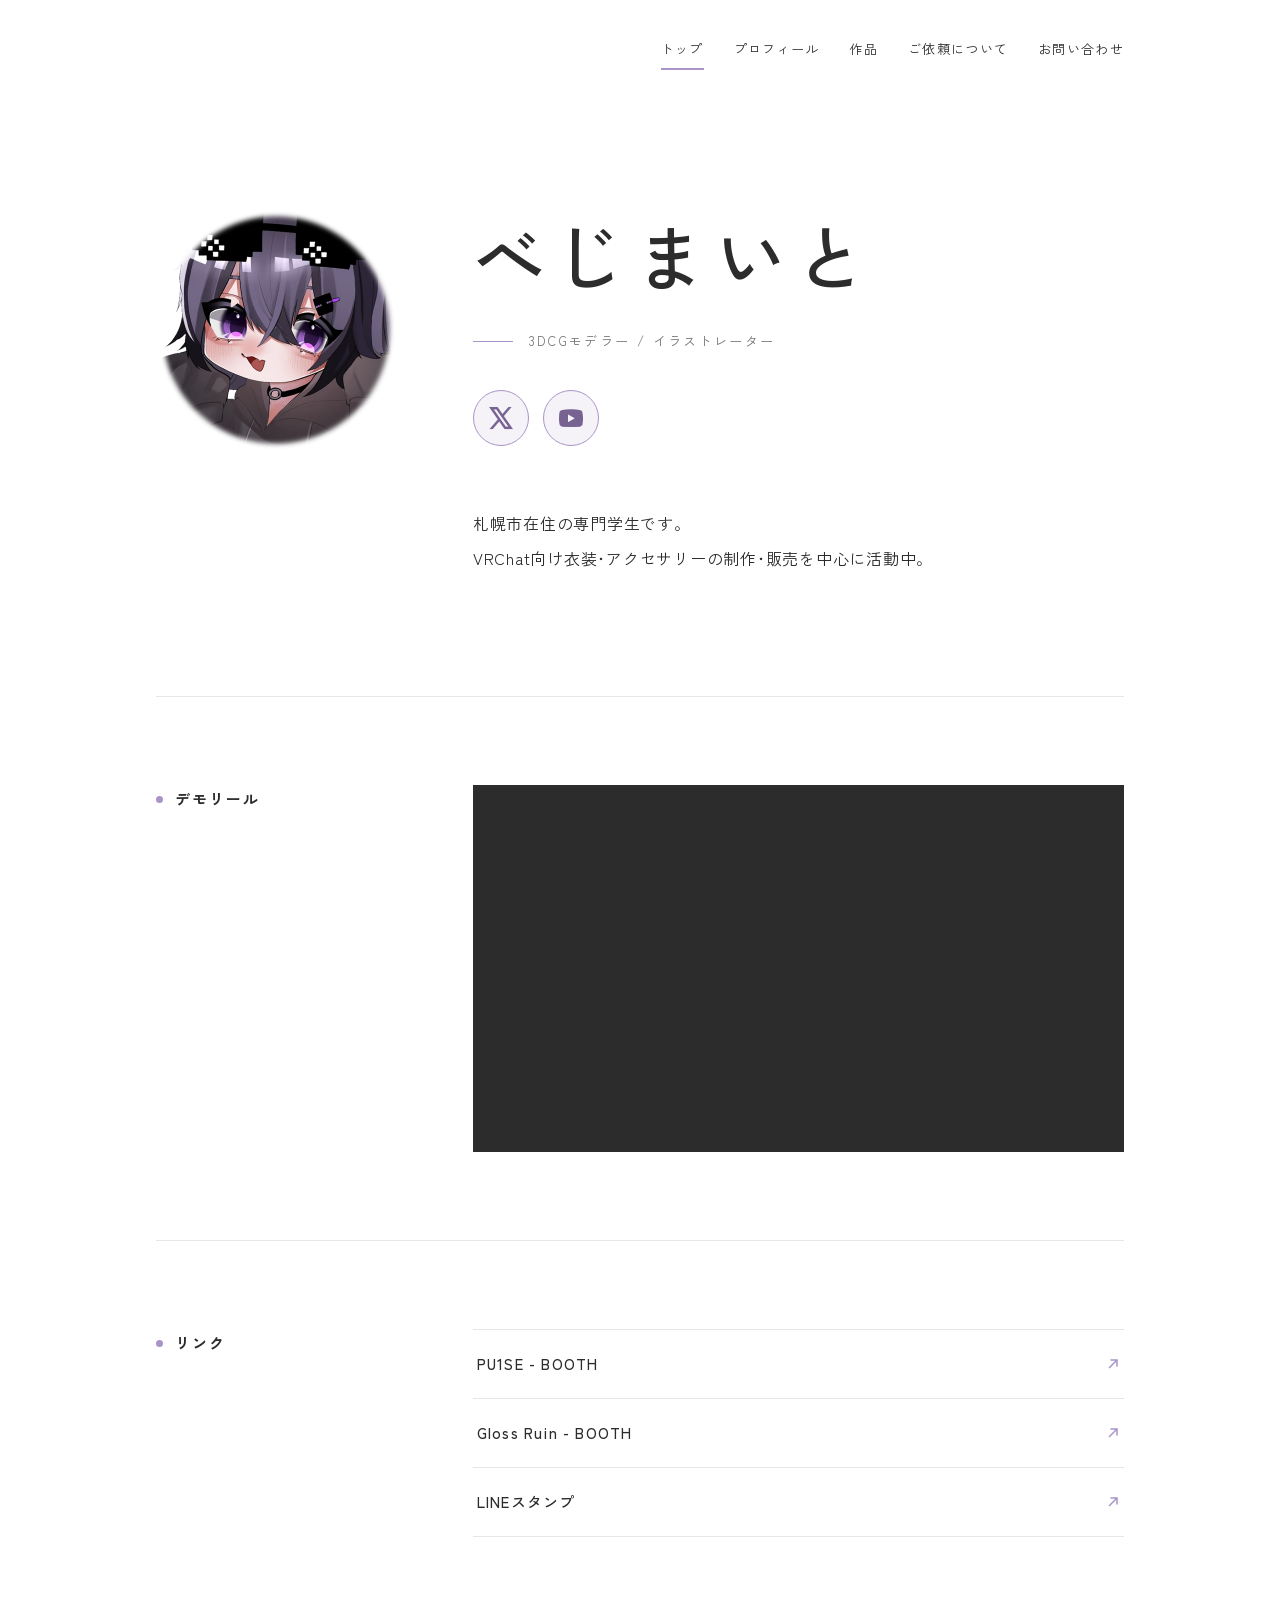
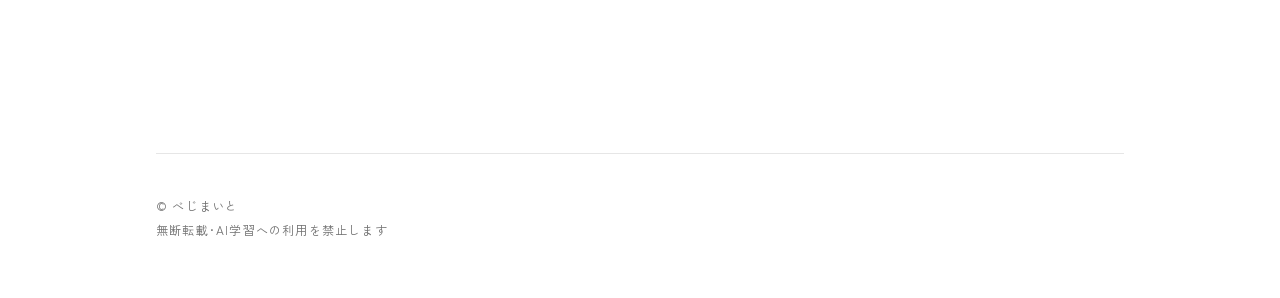
<file: index.html>
<!DOCTYPE html>
<html lang="ja">
<head>
<meta charset="utf-8">
<meta name="viewport" content="width=device-width, initial-scale=1">
<title>べじまいと | 3DCGモデラー</title>
<meta name="description" content="3DCGモデラー / イラストレーター。札幌市在住の専門学生です。VRChat向け衣装･アクセサリーの制作･販売を中心に活動中。">
<!-- OGP（SNSに貼ったときの表示）。画像は仮。素材が揃ったら assets/ogp.png を差し替える -->
<meta property="og:site_name" content="べじまいと">
<meta property="og:type" content="website">
<meta property="og:locale" content="ja_JP">
<meta property="og:title" content="べじまいと | 3DCGモデラー">
<meta property="og:description" content="3DCGモデラー / イラストレーター。札幌市在住の専門学生です。VRChat向け衣装･アクセサリーの制作･販売を中心に活動中。">
<meta property="og:url" content="https://vegemite0429.github.io/">
<meta property="og:image" content="https://vegemite0429.github.io/assets/ogp.png">
<meta property="og:image:width" content="1200">
<meta property="og:image:height" content="630">
<meta name="twitter:card" content="summary_large_image">
<link rel="icon" type="image/png" href="assets/favicon.png">
<link rel="apple-touch-icon" href="assets/apple-touch-icon.png">
<link rel="preconnect" href="https://fonts.googleapis.com">
<link rel="preconnect" href="https://fonts.gstatic.com" crossorigin>
<link rel="stylesheet" href="https://fonts.googleapis.com/css2?family=Zen+Kaku+Gothic+New:wght@400;500;700&display=swap">
<link rel="stylesheet" href="style.css">
</head>
<body>
<header class="site-header">
  <nav>
    <ul>
      <li><a href="index.html" aria-current="page">トップ</a></li>
      <li><a href="about.html">プロフィール</a></li>
      <li><a href="works.html">作品</a></li>
      <li><a href="commission.html">ご依頼について</a></li>
      <li><a href="contact.html">お問い合わせ</a></li>
    </ul>
  </nav>
</header>
<main>
  <section class="hero">
    <img class="hero-avatar" src="assets/profile.webp" alt="" width="480" height="480">
    <h1>べじまいと</h1>
    <p class="hero-role">3DCGモデラー / イラストレーター</p>
    <!-- SNSはアイコンで表示。増やすときは li を足す -->
    <ul class="sns">
      <li><a href="https://x.com/VEGEmite0429" target="_blank" rel="noopener"><img src="assets/icon/icon_x.png" alt="X" width="24" height="24"></a></li>
      <li><a href="https://www.youtube.com/@VEGEmite0429" target="_blank" rel="noopener"><img src="assets/icon/icon_youtube.png" alt="YouTube" width="24" height="24"></a></li>
    </ul>
    <p class="hero-lead">札幌市在住の専門学生です。<br>
    VRChat向け衣装･アクセサリーの制作･販売を中心に活動中。</p>
  </section>

  <section class="block">
    <h2>デモリール</h2>
    <div class="block-body">
      <!-- デモリールは差し替え前提。まとめ直したらこの .video ブロックごと差し替える（外すときは section ごと消す） -->
      <div class="video">
        <iframe src="https://www.youtube.com/embed/ncJFKHN7b2Y" title="Demoreel" loading="lazy" referrerpolicy="strict-origin-when-cross-origin" allow="accelerometer; autoplay; clipboard-write; encrypted-media; gyroscope; picture-in-picture; web-share" allowfullscreen></iframe>
      </div>
    </div>
  </section>

  <section class="block">
    <h2>リンク</h2>
    <div class="block-body">
      <!-- 販売リンク。BOOTHとLINEスタンプはアイコンなし（テキストのまま） -->
      <ul class="links">
        <li><a href="https://vegemite0429.booth.pm/" target="_blank" rel="noopener">PU1SE - BOOTH</a></li>
        <li><a href="https://glossruin.booth.pm" target="_blank" rel="noopener">Gloss Ruin - BOOTH</a></li>
        <li><a href="https://line.me/S/shop/sticker/author/1406924/top" target="_blank" rel="noopener">LINEスタンプ</a></li>
      </ul>
    </div>
  </section>
</main>
<footer>
  <p>© べじまいと<br>無断転載･AI学習への利用を禁止します</p>
</footer>
</body>
</html>
</file>
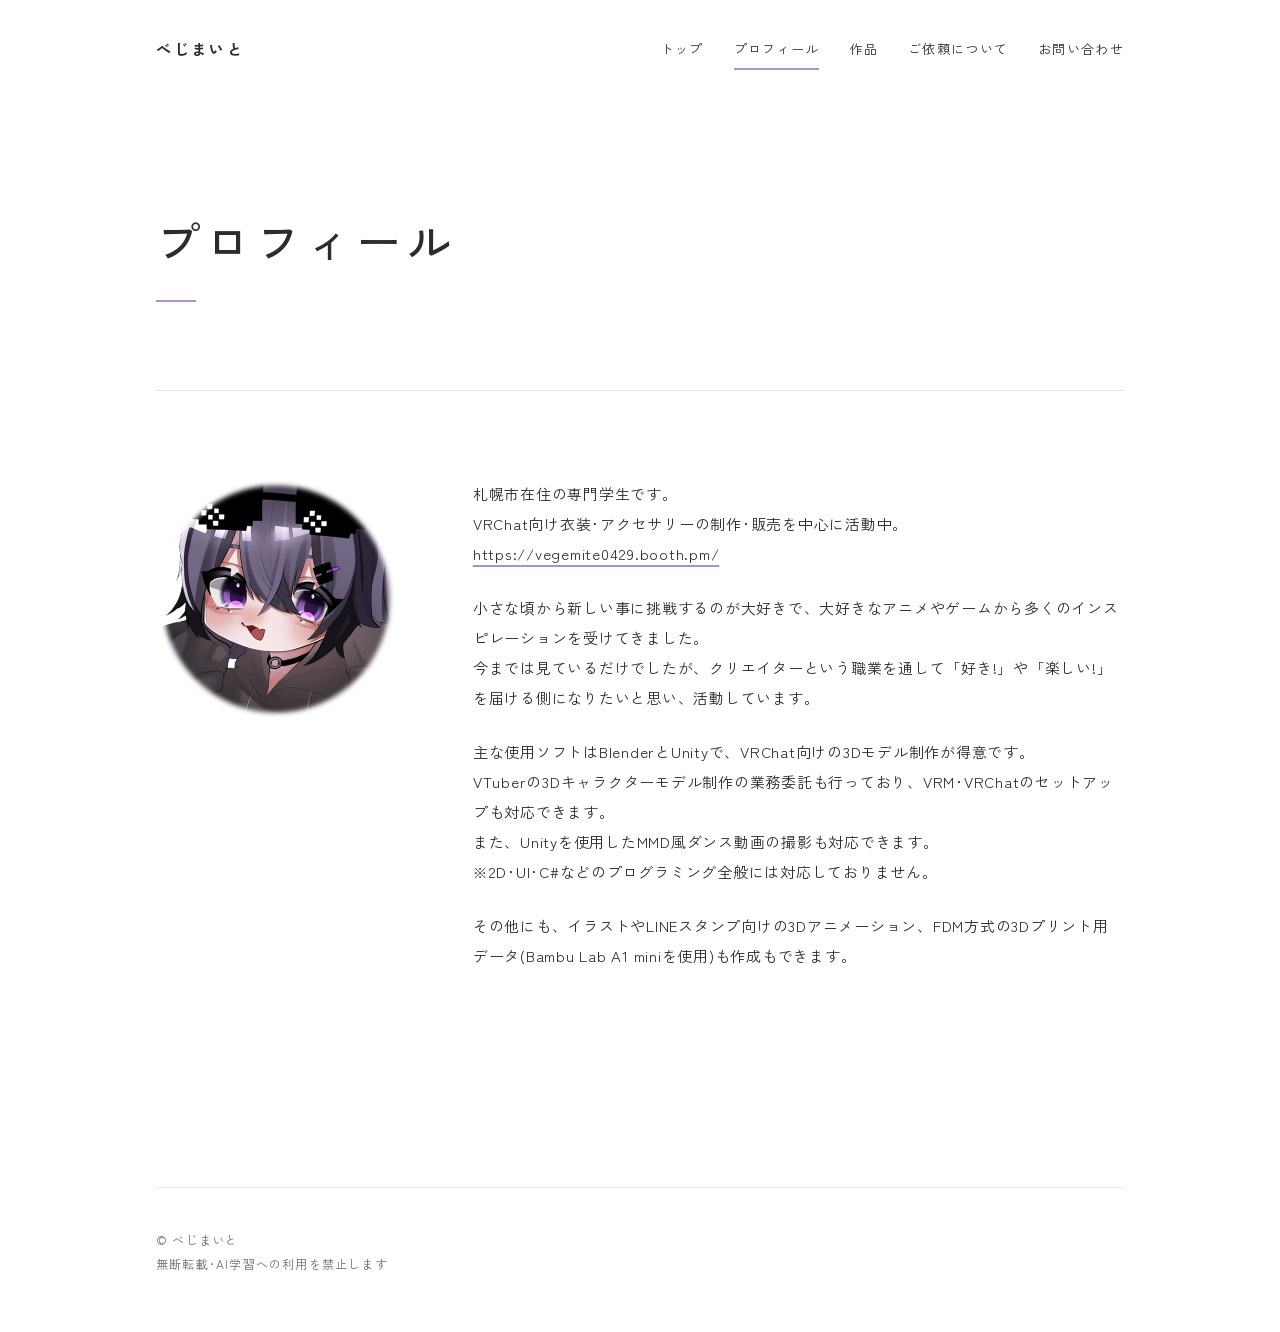
<file: about.html>
<!DOCTYPE html>
<html lang="ja">
<head>
<meta charset="utf-8">
<meta name="viewport" content="width=device-width, initial-scale=1">
<title>プロフィール | べじまいと</title>
<meta name="description" content="3DCGモデラー / イラストレーター。札幌市在住の専門学生です。VRChat向け衣装･アクセサリーの制作･販売を中心に活動中。">
<!-- OGP（SNSに貼ったときの表示）。画像は仮。素材が揃ったら assets/ogp.png を差し替える -->
<meta property="og:site_name" content="べじまいと">
<meta property="og:type" content="website">
<meta property="og:locale" content="ja_JP">
<meta property="og:title" content="プロフィール | べじまいと">
<meta property="og:description" content="3DCGモデラー / イラストレーター。札幌市在住の専門学生です。VRChat向け衣装･アクセサリーの制作･販売を中心に活動中。">
<meta property="og:url" content="https://vegemite0429.github.io/about.html">
<meta property="og:image" content="https://vegemite0429.github.io/assets/ogp.png">
<meta property="og:image:width" content="1200">
<meta property="og:image:height" content="630">
<meta name="twitter:card" content="summary_large_image">
<link rel="icon" type="image/png" href="assets/favicon.png">
<link rel="apple-touch-icon" href="assets/apple-touch-icon.png">
<link rel="preconnect" href="https://fonts.googleapis.com">
<link rel="preconnect" href="https://fonts.gstatic.com" crossorigin>
<link rel="stylesheet" href="https://fonts.googleapis.com/css2?family=Zen+Kaku+Gothic+New:wght@400;500;700&display=swap">
<link rel="stylesheet" href="style.css">
</head>
<body>
<header class="site-header">
  <a class="brand" href="index.html">べじまいと</a>
  <nav>
    <ul>
      <li><a href="index.html">トップ</a></li>
      <li><a href="about.html" aria-current="page">プロフィール</a></li>
      <li><a href="works.html">作品</a></li>
      <li><a href="commission.html">ご依頼について</a></li>
      <li><a href="contact.html">お問い合わせ</a></li>
    </ul>
  </nav>
</header>
<main>
  <div class="page-head">
    <h1>プロフィール</h1>
  </div>

  <section class="block">
    <div class="block-side">
      <img class="avatar" src="assets/profile.webp" alt="" width="480" height="480">
    </div>
    <div class="block-body">
      <p>札幌市在住の専門学生です。<br>
      VRChat向け衣装･アクセサリーの制作･販売を中心に活動中。<br>
      <a href="https://vegemite0429.booth.pm/" target="_blank" rel="noopener">https://vegemite0429.booth.pm/</a></p>

      <p>小さな頃から新しい事に挑戦するのが大好きで、大好きなアニメやゲームから多くのインスピレーションを受けてきました。<br>
      今までは見ているだけでしたが、クリエイターという職業を通して「好き!」や「楽しい!」を届ける側になりたいと思い、活動しています。</p>

      <p>主な使用ソフトはBlenderとUnityで、VRChat向けの3Dモデル制作が得意です。<br>
      VTuberの3Dキャラクターモデル制作の業務委託も行っており、VRM･VRChatのセットアップも対応できます。<br>
      また、Unityを使用したMMD風ダンス動画の撮影も対応できます。<br>
      ※2D･UI･C#などのプログラミング全般には対応しておりません。</p>

      <p>その他にも、イラストやLINEスタンプ向けの3Dアニメーション、FDM方式の3Dプリント用データ(Bambu Lab A1 miniを使用)も作成もできます。</p>
    </div>
  </section>
</main>
<footer>
  <p>© べじまいと<br>無断転載･AI学習への利用を禁止します</p>
</footer>
</body>
</html>
</file>
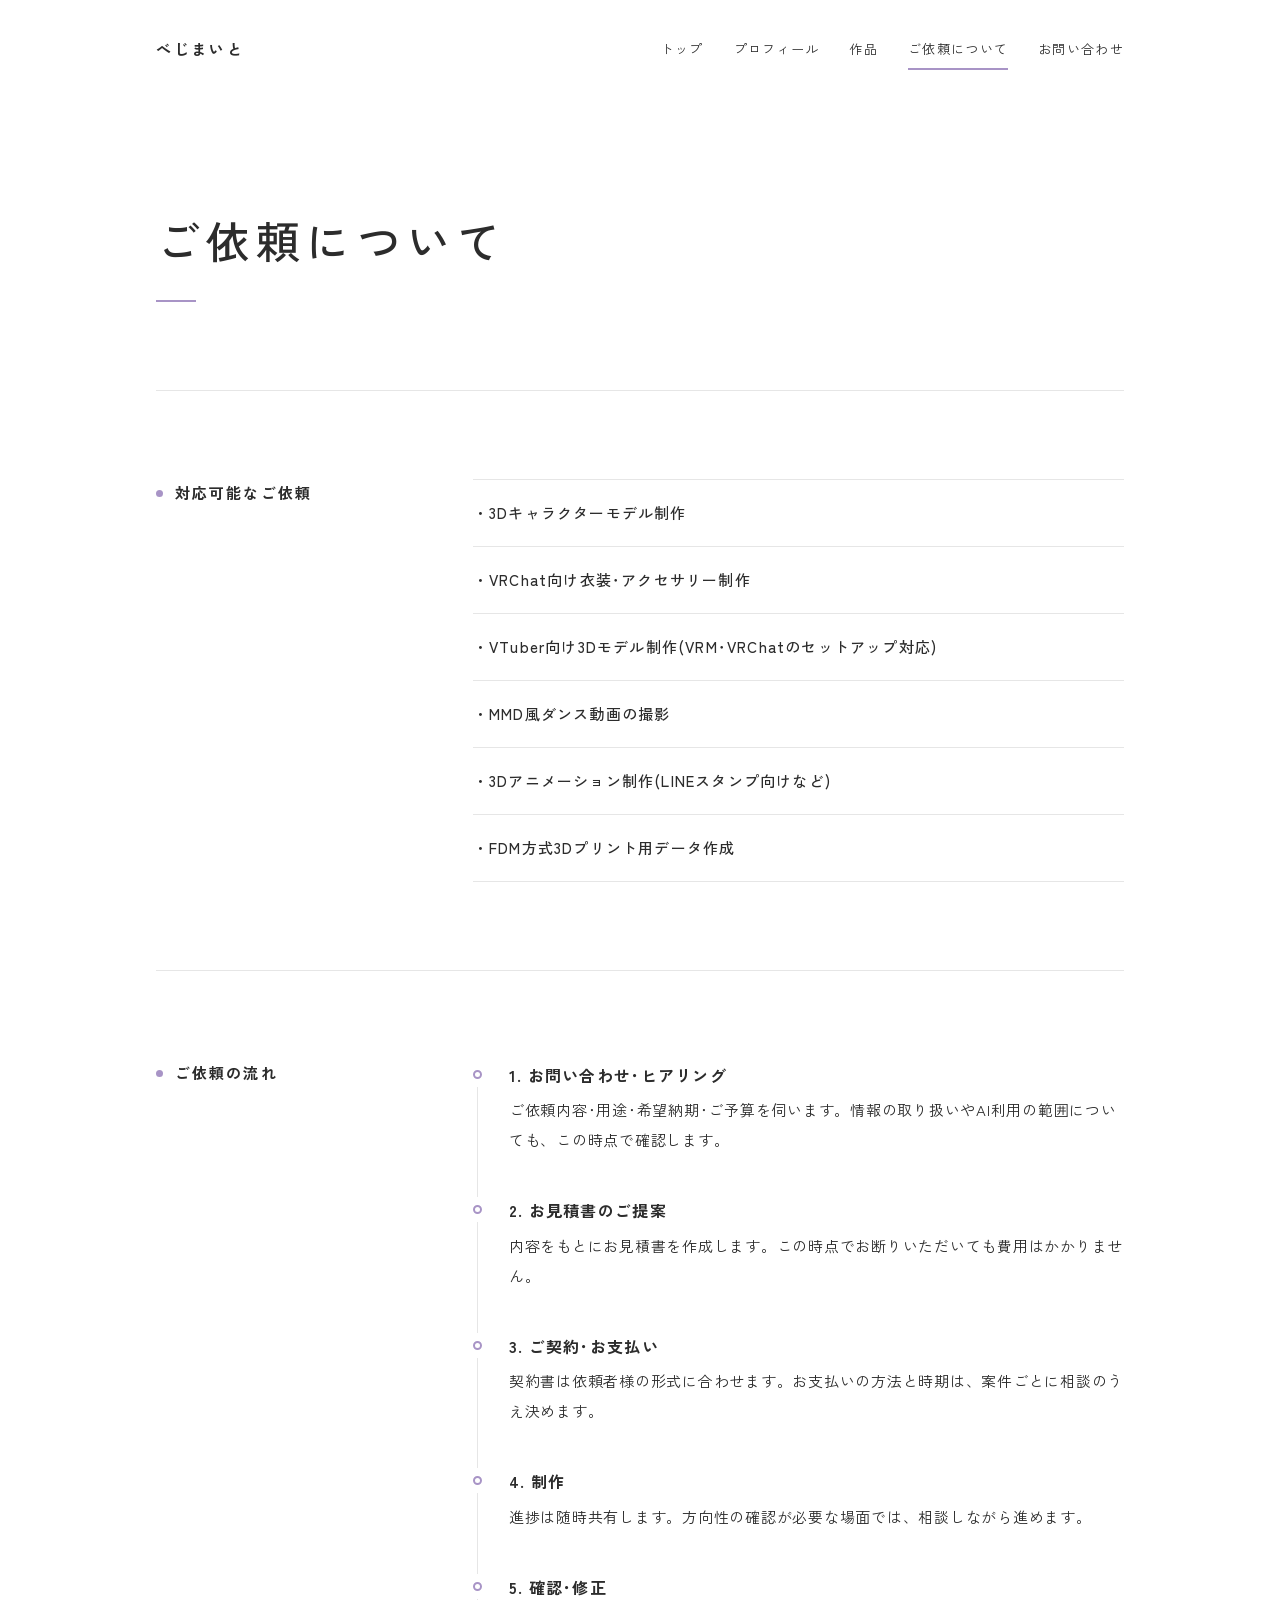
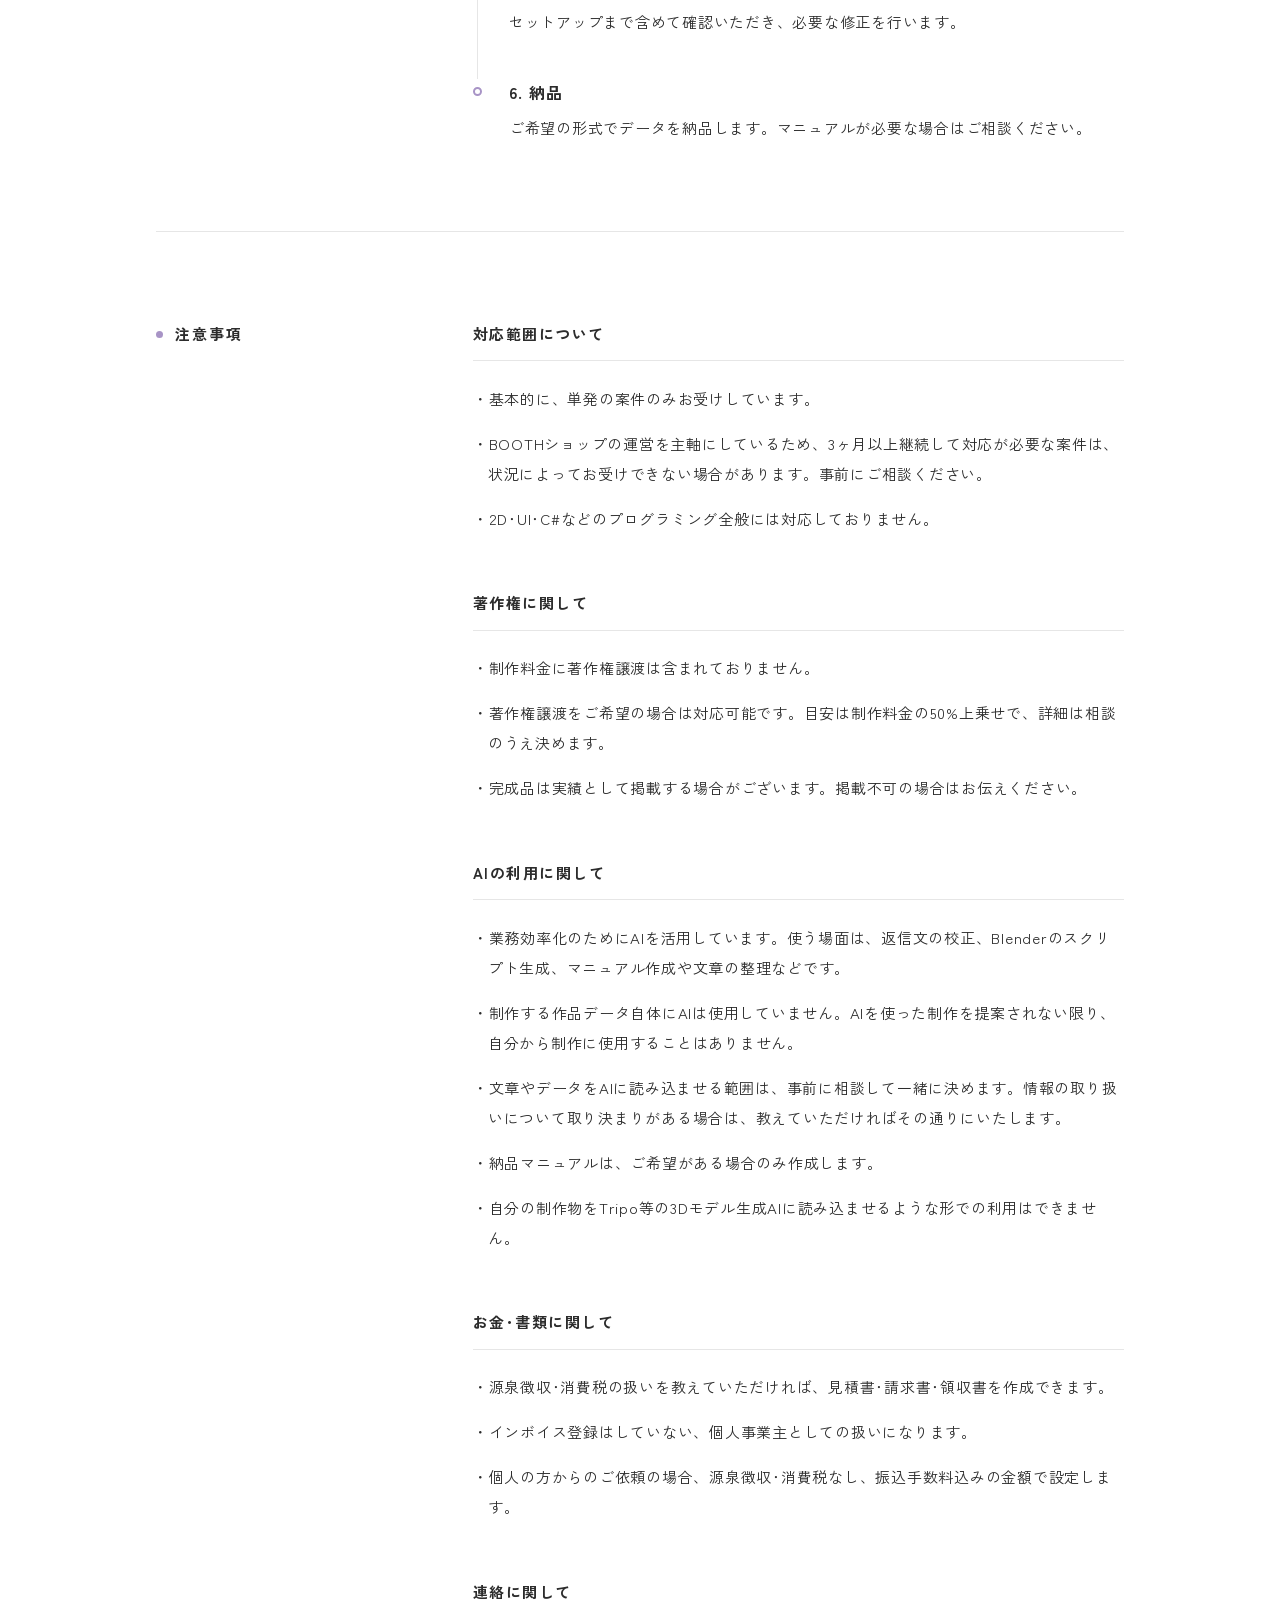
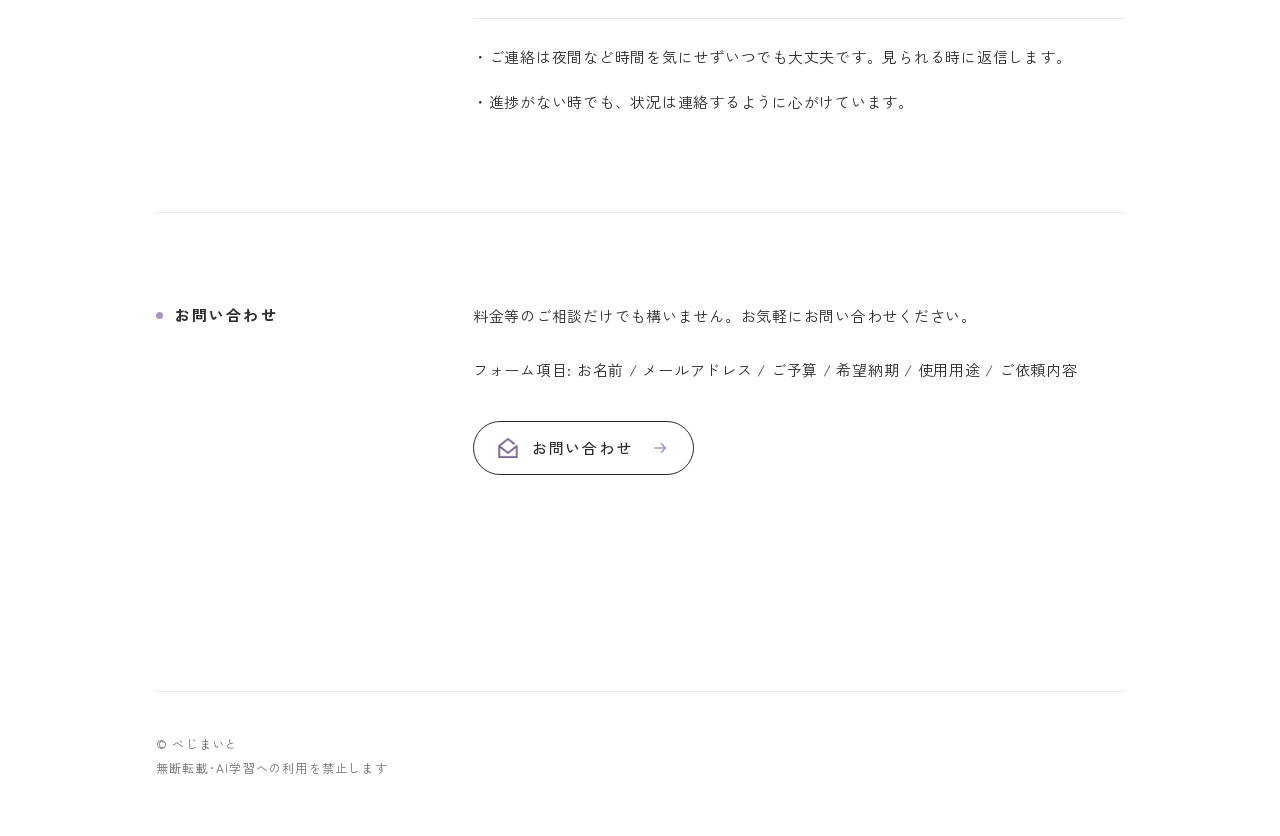
<file: commission.html>
<!DOCTYPE html>
<html lang="ja">
<head>
<meta charset="utf-8">
<meta name="viewport" content="width=device-width, initial-scale=1">
<title>ご依頼について | べじまいと</title>
<meta name="description" content="3DCGモデラー / イラストレーター。札幌市在住の専門学生です。VRChat向け衣装･アクセサリーの制作･販売を中心に活動中。">
<!-- OGP（SNSに貼ったときの表示）。画像は仮。素材が揃ったら assets/ogp.png を差し替える -->
<meta property="og:site_name" content="べじまいと">
<meta property="og:type" content="website">
<meta property="og:locale" content="ja_JP">
<meta property="og:title" content="ご依頼について | べじまいと">
<meta property="og:description" content="3DCGモデラー / イラストレーター。札幌市在住の専門学生です。VRChat向け衣装･アクセサリーの制作･販売を中心に活動中。">
<meta property="og:url" content="https://vegemite0429.github.io/commission.html">
<meta property="og:image" content="https://vegemite0429.github.io/assets/ogp.png">
<meta property="og:image:width" content="1200">
<meta property="og:image:height" content="630">
<meta name="twitter:card" content="summary_large_image">
<link rel="icon" type="image/png" href="assets/favicon.png">
<link rel="apple-touch-icon" href="assets/apple-touch-icon.png">
<link rel="preconnect" href="https://fonts.googleapis.com">
<link rel="preconnect" href="https://fonts.gstatic.com" crossorigin>
<link rel="stylesheet" href="https://fonts.googleapis.com/css2?family=Zen+Kaku+Gothic+New:wght@400;500;700&display=swap">
<link rel="stylesheet" href="style.css">
</head>
<body>
<header class="site-header">
  <a class="brand" href="index.html">べじまいと</a>
  <nav>
    <ul>
      <li><a href="index.html">トップ</a></li>
      <li><a href="about.html">プロフィール</a></li>
      <li><a href="works.html">作品</a></li>
      <li><a href="commission.html" aria-current="page">ご依頼について</a></li>
      <li><a href="contact.html">お問い合わせ</a></li>
    </ul>
  </nav>
</header>
<main>
  <div class="page-head">
    <h1>ご依頼について</h1>
  </div>

  <section class="block">
    <h2>対応可能なご依頼</h2>
    <div class="block-body items items--rows">
      <p>・3Dキャラクターモデル制作</p>
      <p>・VRChat向け衣装･アクセサリー制作</p>
      <p>・VTuber向け3Dモデル制作(VRM･VRChatのセットアップ対応)</p>
      <p>・MMD風ダンス動画の撮影</p>
      <p>・3Dアニメーション制作(LINEスタンプ向けなど)</p>
      <p>・FDM方式3Dプリント用データ作成</p>
    </div>
  </section>

  <section class="block">
    <h2>ご依頼の流れ</h2>
    <div class="block-body">
      <ol class="flow">
        <li>
          <p><strong>1. お問い合わせ･ヒアリング</strong></p>
          <p>ご依頼内容･用途･希望納期･ご予算を伺います。情報の取り扱いやAI利用の範囲についても、この時点で確認します。</p>
        </li>
        <li>
          <p><strong>2. お見積書のご提案</strong></p>
          <p>内容をもとにお見積書を作成します。この時点でお断りいただいても費用はかかりません。</p>
        </li>
        <li>
          <p><strong>3. ご契約･お支払い</strong></p>
          <p>契約書は依頼者様の形式に合わせます。お支払いの方法と時期は、案件ごとに相談のうえ決めます。</p>
        </li>
        <li>
          <p><strong>4. 制作</strong></p>
          <p>進捗は随時共有します。方向性の確認が必要な場面では、相談しながら進めます。</p>
        </li>
        <li>
          <p><strong>5. 確認･修正</strong></p>
          <p>セットアップまで含めて確認いただき、必要な修正を行います。</p>
        </li>
        <li>
          <p><strong>6. 納品</strong></p>
          <p>ご希望の形式でデータを納品します。マニュアルが必要な場合はご相談ください。</p>
        </li>
      </ol>
    </div>
  </section>

  <section class="block">
    <h2>注意事項</h2>
    <div class="block-body items">
      <h3>対応範囲について</h3>
      <p>・基本的に、単発の案件のみお受けしています。</p>
      <p>・BOOTHショップの運営を主軸にしているため、3ヶ月以上継続して対応が必要な案件は、状況によってお受けできない場合があります。事前にご相談ください。</p>
      <p>・2D･UI･C#などのプログラミング全般には対応しておりません。</p>
      <h3>著作権に関して</h3>
      <p>・制作料金に著作権譲渡は含まれておりません。</p>
      <p>・著作権譲渡をご希望の場合は対応可能です。目安は制作料金の50%上乗せで、詳細は相談のうえ決めます。</p>
      <p>・完成品は実績として掲載する場合がございます。掲載不可の場合はお伝えください。</p>
      <h3>AIの利用に関して</h3>
      <p>・業務効率化のためにAIを活用しています。使う場面は、返信文の校正、Blenderのスクリプト生成、マニュアル作成や文章の整理などです。</p>
      <p>・制作する作品データ自体にAIは使用していません。AIを使った制作を提案されない限り、自分から制作に使用することはありません。</p>
      <p>・文章やデータをAIに読み込ませる範囲は、事前に相談して一緒に決めます。情報の取り扱いについて取り決まりがある場合は、教えていただければその通りにいたします。</p>
      <p>・納品マニュアルは、ご希望がある場合のみ作成します。</p>
      <p>・自分の制作物をTripo等の3Dモデル生成AIに読み込ませるような形での利用はできません。</p>
      <h3>お金･書類に関して</h3>
      <p>・源泉徴収･消費税の扱いを教えていただければ、見積書･請求書･領収書を作成できます。</p>
      <p>・インボイス登録はしていない、個人事業主としての扱いになります。</p>
      <p>・個人の方からのご依頼の場合、源泉徴収･消費税なし、振込手数料込みの金額で設定します。</p>
      <h3>連絡に関して</h3>
      <p>・ご連絡は夜間など時間を気にせずいつでも大丈夫です。見られる時に返信します。</p>
      <p>・進捗がない時でも、状況は連絡するように心がけています。</p>
    </div>
  </section>

  <section class="block">
    <h2>お問い合わせ</h2>
    <div class="block-body">
      <p>料金等のご相談だけでも構いません。お気軽にお問い合わせください。</p>
      <p>フォーム項目: お名前 / メールアドレス / ご予算 / 希望納期 / 使用用途 / ご依頼内容</p>
      <!-- お問い合わせページへのリンク。ラベルはページ名そのまま（変えるときはむぎ経由） -->
      <p class="cta"><a class="button" href="contact.html"><img src="assets/icon/icon_mail.png" alt="" width="20" height="20">お問い合わせ</a></p>
    </div>
  </section>
</main>
<footer>
  <p>© べじまいと<br>無断転載･AI学習への利用を禁止します</p>
</footer>
</body>
</html>
</file>
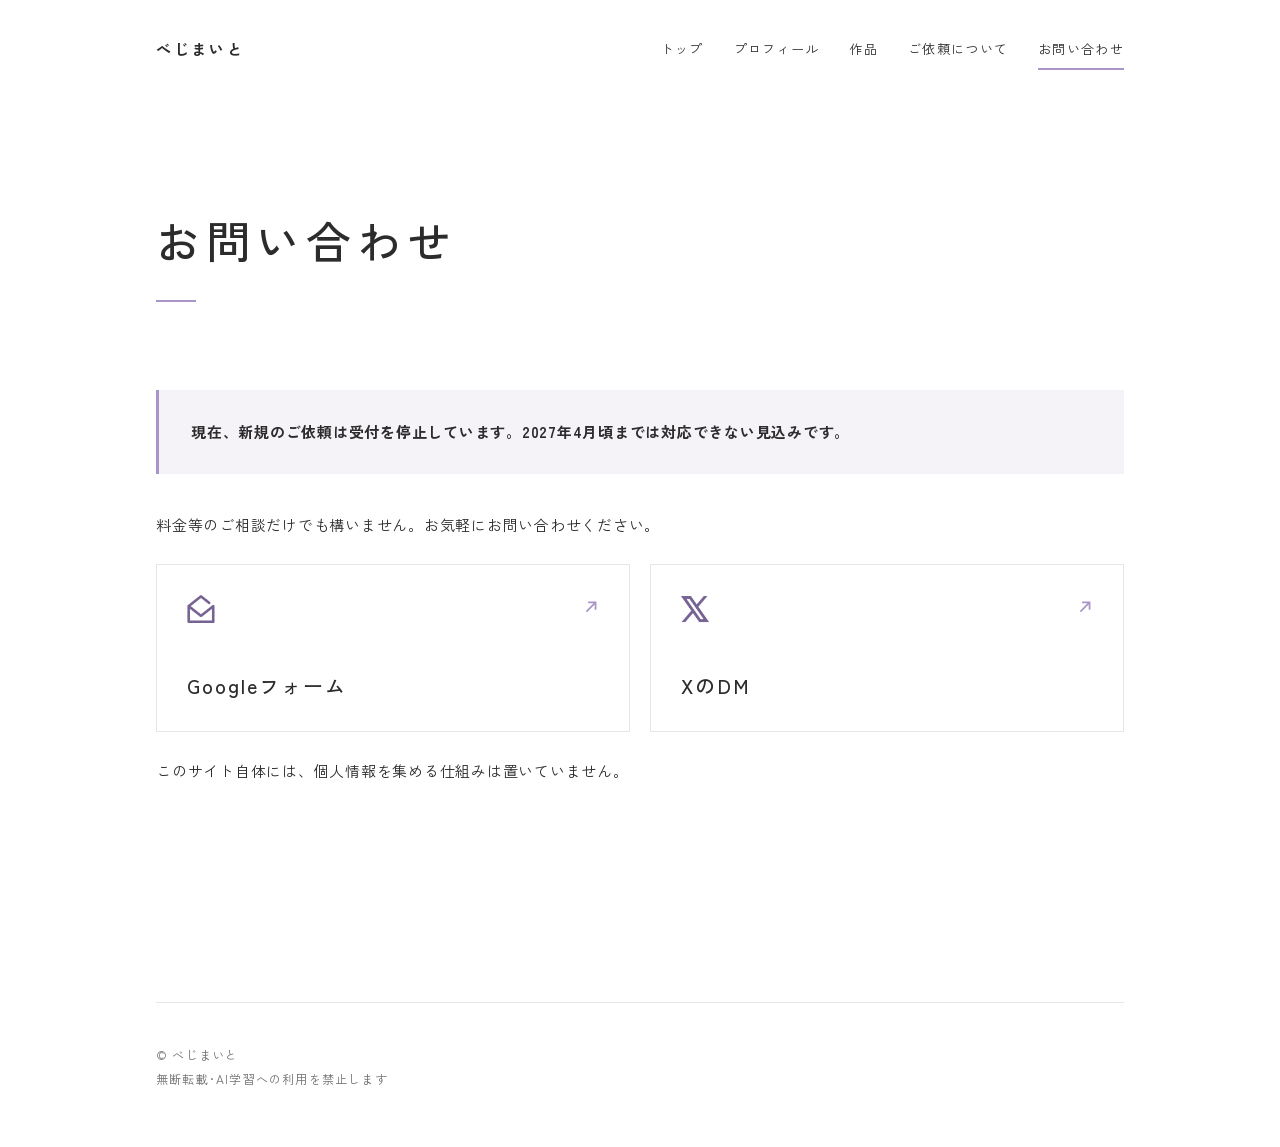
<file: contact.html>
<!DOCTYPE html>
<html lang="ja">
<head>
<meta charset="utf-8">
<meta name="viewport" content="width=device-width, initial-scale=1">
<title>お問い合わせ | べじまいと</title>
<meta name="description" content="3DCGモデラー / イラストレーター。札幌市在住の専門学生です。VRChat向け衣装･アクセサリーの制作･販売を中心に活動中。">
<!-- OGP（SNSに貼ったときの表示）。画像は仮。素材が揃ったら assets/ogp.png を差し替える -->
<meta property="og:site_name" content="べじまいと">
<meta property="og:type" content="website">
<meta property="og:locale" content="ja_JP">
<meta property="og:title" content="お問い合わせ | べじまいと">
<meta property="og:description" content="3DCGモデラー / イラストレーター。札幌市在住の専門学生です。VRChat向け衣装･アクセサリーの制作･販売を中心に活動中。">
<meta property="og:url" content="https://vegemite0429.github.io/contact.html">
<meta property="og:image" content="https://vegemite0429.github.io/assets/ogp.png">
<meta property="og:image:width" content="1200">
<meta property="og:image:height" content="630">
<meta name="twitter:card" content="summary_large_image">
<link rel="icon" type="image/png" href="assets/favicon.png">
<link rel="apple-touch-icon" href="assets/apple-touch-icon.png">
<link rel="preconnect" href="https://fonts.googleapis.com">
<link rel="preconnect" href="https://fonts.gstatic.com" crossorigin>
<link rel="stylesheet" href="https://fonts.googleapis.com/css2?family=Zen+Kaku+Gothic+New:wght@400;500;700&display=swap">
<link rel="stylesheet" href="style.css">
</head>
<body>
<header class="site-header">
  <a class="brand" href="index.html">べじまいと</a>
  <nav>
    <ul>
      <li><a href="index.html">トップ</a></li>
      <li><a href="about.html">プロフィール</a></li>
      <li><a href="works.html">作品</a></li>
      <li><a href="commission.html">ご依頼について</a></li>
      <li><a href="contact.html" aria-current="page">お問い合わせ</a></li>
    </ul>
  </nav>
</header>
<main>
  <div class="page-head">
    <h1>お問い合わせ</h1>
  </div>

  <!-- 見出しのないページなので、本文は左端から始める（block--full） -->
  <section class="block block--full">
    <div class="block-body">
      <!-- 受付停止の一言。消さない（文言の変更はむぎ経由） -->
      <p class="notice"><strong>現在、新規のご依頼は受付を停止しています。2027年4月頃までは対応できない見込みです。</strong></p>
      <p>料金等のご相談だけでも構いません。お気軽にお問い合わせください。</p>
      <ul class="cards">
        <li><a class="card" href="https://docs.google.com/forms/d/e/1FAIpQLSdGYVFKRWT27wf8AtFYJKXQDTsazAipfGQmTjTIMbBCTs5rsQ/viewform" target="_blank" rel="noopener"><img class="card-icon" src="assets/icon/icon_mail.png" alt="" width="28" height="28"><span class="card-name">Googleフォーム</span></a></li>
        <li><a class="card" href="https://x.com/VEGEmite0429" target="_blank" rel="noopener"><img class="card-icon" src="assets/icon/icon_x.png" alt="" width="28" height="28"><span class="card-name">XのDM</span></a></li>
      </ul>
      <p>このサイト自体には、個人情報を集める仕組みは置いていません。</p>
    </div>
  </section>
</main>
<footer>
  <p>© べじまいと<br>無断転載･AI学習への利用を禁止します</p>
</footer>
</body>
</html>
</file>
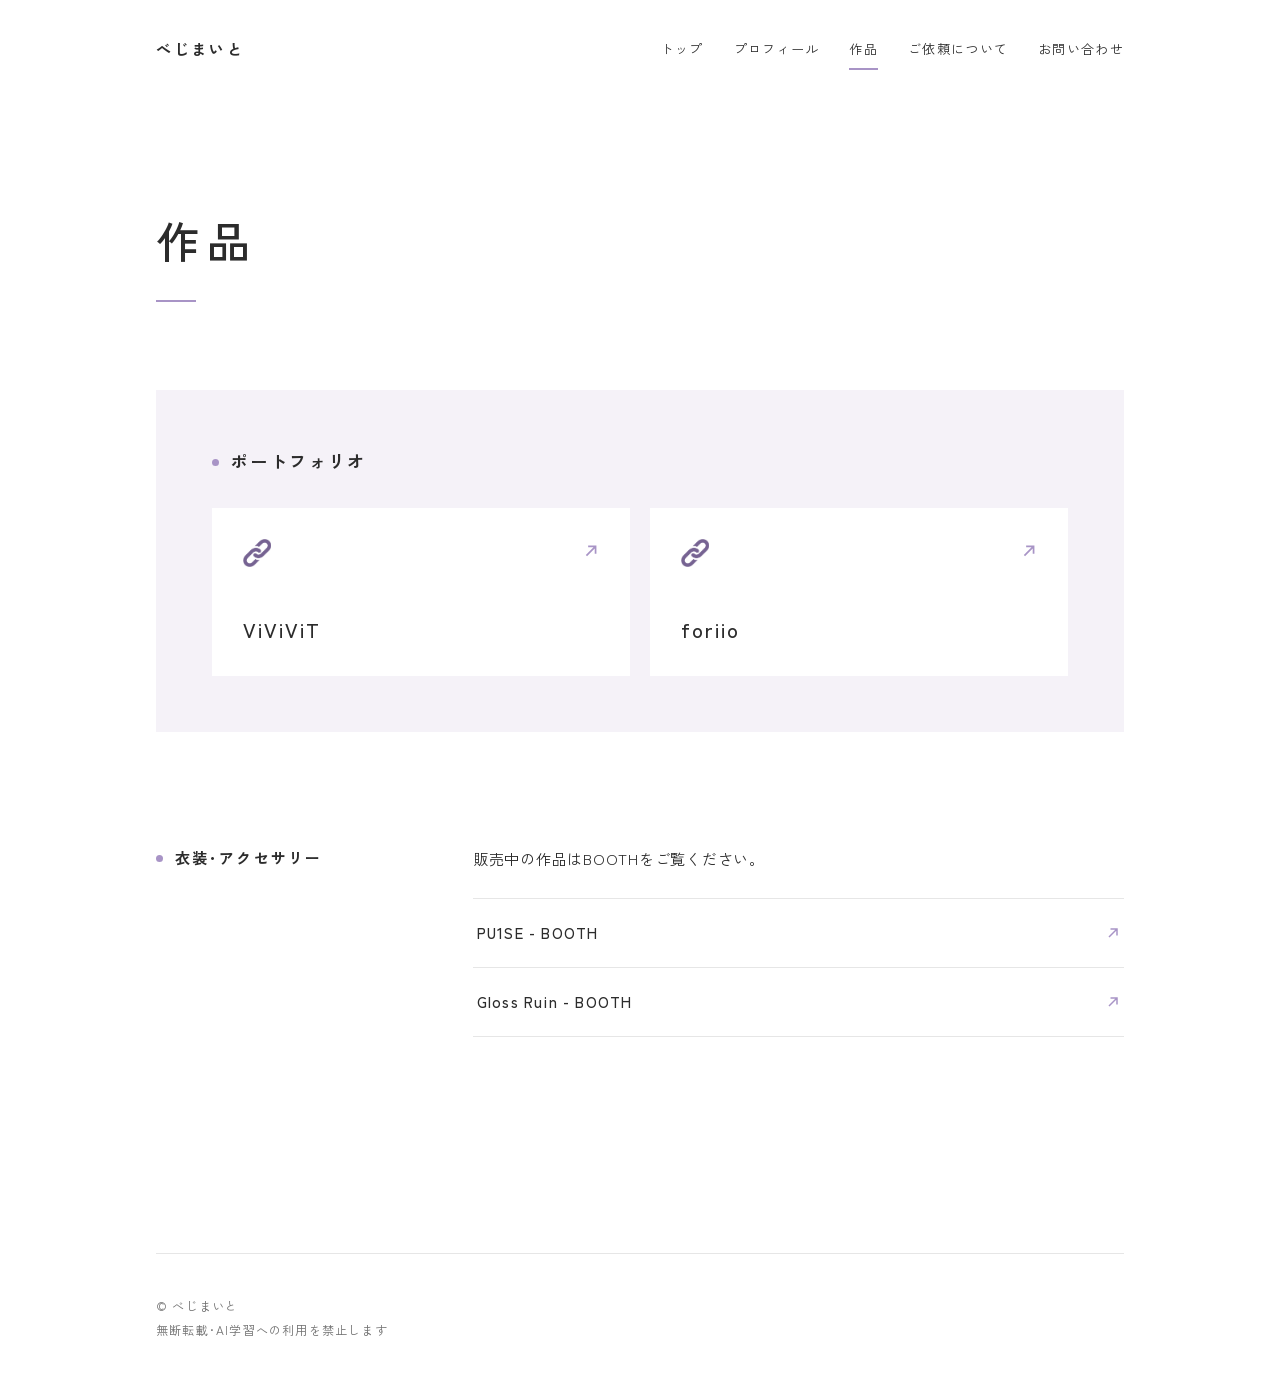
<file: works.html>
<!DOCTYPE html>
<html lang="ja">
<head>
<meta charset="utf-8">
<meta name="viewport" content="width=device-width, initial-scale=1">
<title>作品 | べじまいと</title>
<meta name="description" content="3DCGモデラー / イラストレーター。札幌市在住の専門学生です。VRChat向け衣装･アクセサリーの制作･販売を中心に活動中。">
<!-- OGP（SNSに貼ったときの表示）。画像は仮。素材が揃ったら assets/ogp.png を差し替える -->
<meta property="og:site_name" content="べじまいと">
<meta property="og:type" content="website">
<meta property="og:locale" content="ja_JP">
<meta property="og:title" content="作品 | べじまいと">
<meta property="og:description" content="3DCGモデラー / イラストレーター。札幌市在住の専門学生です。VRChat向け衣装･アクセサリーの制作･販売を中心に活動中。">
<meta property="og:url" content="https://vegemite0429.github.io/works.html">
<meta property="og:image" content="https://vegemite0429.github.io/assets/ogp.png">
<meta property="og:image:width" content="1200">
<meta property="og:image:height" content="630">
<meta name="twitter:card" content="summary_large_image">
<link rel="icon" type="image/png" href="assets/favicon.png">
<link rel="apple-touch-icon" href="assets/apple-touch-icon.png">
<link rel="preconnect" href="https://fonts.googleapis.com">
<link rel="preconnect" href="https://fonts.gstatic.com" crossorigin>
<link rel="stylesheet" href="https://fonts.googleapis.com/css2?family=Zen+Kaku+Gothic+New:wght@400;500;700&display=swap">
<link rel="stylesheet" href="style.css">
</head>
<body>
<header class="site-header">
  <a class="brand" href="index.html">べじまいと</a>
  <nav>
    <ul>
      <li><a href="index.html">トップ</a></li>
      <li><a href="about.html">プロフィール</a></li>
      <li><a href="works.html" aria-current="page">作品</a></li>
      <li><a href="commission.html">ご依頼について</a></li>
      <li><a href="contact.html">お問い合わせ</a></li>
    </ul>
  </nav>
</header>
<main>
  <div class="page-head">
    <h1>作品</h1>
  </div>

  <!-- ポートフォリオの枠。作品のまとめはここから見てもらう。
       foriioへ移行中のため当面併記（移行が済んだらViViViTを外す。指示はむぎから） -->
  <section class="feature">
    <h2>ポートフォリオ</h2>
    <ul class="cards">
      <li><a class="card" href="https://www.vivivit.com/vegm429" target="_blank" rel="noopener"><img class="card-icon" src="assets/icon/icon_link.png" alt="" width="28" height="28"><span class="card-name">ViViViT</span></a></li>
      <li><a class="card" href="https://fori.io/VEGEmite0429" target="_blank" rel="noopener"><img class="card-icon" src="assets/icon/icon_link.png" alt="" width="28" height="28"><span class="card-name">foriio</span></a></li>
    </ul>
  </section>

  <!-- 3Dモデル／イラスト／デザイン／VTuber･Live2D の項目は後で追加予定（記録はむぎ側）。
       画像の置き場所は未定 -->
  <section class="block">
    <h2>衣装･アクセサリー</h2>
    <div class="block-body">
      <p>販売中の作品はBOOTHをご覧ください。</p>
      <ul class="links">
        <li><a href="https://vegemite0429.booth.pm/" target="_blank" rel="noopener">PU1SE - BOOTH</a></li>
        <li><a href="https://glossruin.booth.pm" target="_blank" rel="noopener">Gloss Ruin - BOOTH</a></li>
      </ul>
    </div>
  </section>
</main>
<footer>
  <p>© べじまいと<br>無断転載･AI学習への利用を禁止します</p>
</footer>
</body>
</html>
</file>
<file: style.css>
/* ==========================================================
   べじまいと お仕事サイト
   主色は --theme（紫）と --ink（グレー）の2色。
   ========================================================== */

:root {
  /* 主色（確定） */
  --theme: #A894C6;
  --ink: #2C2C2C;
  /* PolyNecoの色（控え。サイトの主色には使わない） */
  --gray: #BFC7C8;
  --blue: #72869C;
  --pink: #B87872;
  --bg: #ffffff;

  /* 主色2色を白で薄めた派生色 */
  --theme-soft: #F5F2F8;  /* 紫 12% */
  --muted: #707070;       /* グレー 68% */
  --line: #E6E6E6;        /* グレー 12% */

  --font: "Zen Kaku Gothic New", "Hiragino Kaku Gothic ProN", "Hiragino Sans",
          "Yu Gothic Medium", "Yu Gothic", "Noto Sans JP", Meiryo, sans-serif;

  /* レイアウト */
  --maxw: 1080px;                          /* 全体の最大幅 */
  --gutter: clamp(20px, 5.5vw, 56px);      /* 画面端の余白 */
  --side: 240px;                           /* 見出し用の左カラム幅 */
  --col-gap: clamp(32px, 6vw, 80px);       /* 左カラムと本文の間 */
  --section: clamp(48px, 7vw, 88px);       /* セクション上下の余白 */
}

*, *::before, *::after { box-sizing: border-box; }

html { -webkit-text-size-adjust: 100%; }

body {
  margin: 0;
  font-family: var(--font);
  font-size: 0.9375rem;
  line-height: 2;
  letter-spacing: 0.05em;
  color: var(--ink);
  background: var(--bg);
  line-break: strict;
  -webkit-font-smoothing: antialiased;
  -moz-osx-font-smoothing: grayscale;
}

::selection { background: var(--theme); color: #fff; }

h1, h2, h3 { word-break: auto-phrase; }  /* 見出しは文節単位で折り返す（対応ブラウザのみ） */

a { color: inherit; }
a:focus-visible {
  outline: 2px solid var(--theme);
  outline-offset: 4px;
}

header, main, footer {
  max-width: var(--maxw);
  margin: 0 auto;
  padding: 0 var(--gutter);
}

/* ---------- ヘッダー・ナビ ---------- */

.site-header {
  display: flex;
  flex-wrap: wrap;
  align-items: center;
  justify-content: space-between;
  gap: 12px 32px;
  padding-top: 28px;
  padding-bottom: 28px;
}

.brand {
  font-size: 0.9375rem;
  font-weight: 700;
  letter-spacing: 0.18em;
  text-decoration: none;
}

nav { margin-left: auto; }

nav ul {
  display: flex;
  flex-wrap: wrap;
  gap: 4px 30px;
  list-style: none;
  margin: 0;
  padding: 0;
}

nav a {
  display: inline-block;
  padding: 8px 0;
  font-size: 0.8125rem;
  letter-spacing: 0.1em;
  text-decoration: none;
  background: linear-gradient(var(--theme), var(--theme)) no-repeat left bottom / 0 2px;
  transition: background-size 0.35s ease;
}
nav a:hover,
nav a[aria-current="page"] { background-size: 100% 2px; }

/* ---------- トップの導入（左にアイコン、右に名前とSNS） ---------- */

.hero {
  display: grid;
  grid-template-columns: var(--side) minmax(0, 1fr);
  column-gap: var(--col-gap);
  align-items: start;
  padding-top: clamp(48px, 9vw, 112px);
  padding-bottom: clamp(64px, 10vw, 120px);
}

.hero-avatar {
  grid-column: 1;
  grid-row: 1 / span 3;
  display: block;
  width: 100%;
  max-width: var(--side);
  height: auto;
}

.hero h1,
.hero-role,
.sns,
.hero-lead { grid-column: 2; }

.hero h1 {
  margin: 0;
  font-size: clamp(2.5rem, 7vw, 4.5rem);
  font-weight: 500;
  letter-spacing: 0.12em;
  line-height: 1.25;
}

.hero-role {
  display: flex;
  align-items: center;
  gap: 16px;
  margin: clamp(16px, 2.4vw, 24px) 0 0;
  font-size: 0.8125rem;
  letter-spacing: 0.18em;
  color: var(--muted);
}
.hero-role::before {
  content: "";
  flex: none;
  width: 40px;
  height: 1px;
  background: var(--theme);
}

.hero-lead {
  margin: clamp(36px, 5vw, 56px) 0 0;
  font-size: 1rem;
  line-height: 2.2;
}

/* ---------- SNSのアイコンボタン ---------- */

.sns {
  display: flex;
  flex-wrap: wrap;
  gap: 14px;
  list-style: none;
  margin: clamp(24px, 3.2vw, 32px) 0 0;
  padding: 0;
}
.sns a {
  display: grid;
  place-items: center;
  width: 56px;
  height: 56px;
  border: 1px solid var(--theme);
  border-radius: 50%;
  background: var(--theme-soft);
  transition: background-color 0.3s ease, transform 0.3s ease;
}
.sns img {
  display: block;
  width: 24px;
  height: 24px;
  object-fit: contain;
  transition: filter 0.3s ease;
}
.sns a:hover {
  background: var(--theme);
  transform: translateY(-3px);
}
.sns a:hover img { filter: brightness(0) invert(1); }  /* アイコンを白に */

/* ---------- 下層ページのタイトル ---------- */

.page-head {
  padding-top: clamp(48px, 9vw, 112px);
  padding-bottom: clamp(48px, 7vw, 88px);
}

.page-head h1 {
  margin: 0;
  font-size: clamp(1.75rem, 5vw, 2.75rem);
  font-weight: 500;
  letter-spacing: 0.14em;
  line-height: 1.4;
}
.page-head h1::after {
  content: "";
  display: block;
  width: 40px;
  height: 2px;
  margin-top: clamp(20px, 3vw, 28px);
  background: var(--theme);
}

/* ---------- セクション（左に見出し・右に本文） ---------- */

main { padding-bottom: clamp(64px, 10vw, 128px); }

.block {
  display: grid;
  grid-template-columns: var(--side) minmax(0, 1fr);
  column-gap: var(--col-gap);
  padding: var(--section) 0;
  border-top: 1px solid var(--line);
}

.block > h2 {
  grid-column: 1;
  align-self: start;
  position: sticky;
  top: 32px;
  display: flex;
  align-items: baseline;
  gap: 12px;
  margin: 0;
  font-size: 0.9375rem;
  font-weight: 700;
  letter-spacing: 0.14em;
  line-height: 1.8;
}
.block > h2::before {
  content: "";
  flex: none;
  width: 7px;
  height: 7px;
  border-radius: 50%;
  background: var(--theme);
  transform: translateY(-2px);
}

.block-body {
  grid-column: 2;
  min-width: 0;
}
/* 左カラムに見出しの代わりに置くもの（プロフィールのアイコン） */
.block-side {
  grid-column: 1;
  align-self: start;
}
.avatar {
  display: block;
  width: 100%;
  max-width: var(--side);
  height: auto;
}

/* 見出しのないページ用：本文を左端から始める */
.block--full {
  display: block;
  padding-top: 0;
  border-top: 0;
}

.block-body > :first-child { margin-top: 0; }
.block-body > :last-child { margin-bottom: 0; }

.block-body p {
  max-width: 44em;
  margin: 0 0 1.6em;
}

.block-body h3 {
  margin: 3.2em 0 1em;
  padding-bottom: 0.9em;
  border-bottom: 1px solid var(--line);
  font-size: 0.9375rem;
  font-weight: 700;
  letter-spacing: 0.1em;
  line-height: 1.8;
}

/* 本文中のリンク */
.block-body p a:not(.button) {
  text-decoration: underline;
  text-decoration-color: var(--theme);
  text-decoration-thickness: 2px;
  text-underline-offset: 0.35em;
  overflow-wrap: anywhere;
  transition: background-color 0.25s ease;
}
.block-body p a:not(.button):hover { background-color: var(--theme-soft); }

/* ---------- リンク一覧 ---------- */

.links {
  list-style: none;
  margin: 0 0 1.6em;
  padding: 0;
  border-top: 1px solid var(--line);
}
.links li { border-bottom: 1px solid var(--line); }

.links a {
  display: flex;
  align-items: center;
  justify-content: space-between;
  gap: 16px;
  padding: 22px 4px;
  font-weight: 500;
  letter-spacing: 0.08em;
  line-height: 1.6;
  text-decoration: none;
  background: linear-gradient(var(--theme), var(--theme)) no-repeat left bottom / 0 2px;
  transition: background-size 0.45s ease, padding-left 0.35s ease;
}
.links a::after {
  content: "";
  flex: none;
  width: 14px;
  height: 14px;
  background: var(--theme);
  -webkit-mask: url("data:image/svg+xml,%3Csvg xmlns='http://www.w3.org/2000/svg' viewBox='0 0 14 14' fill='none' stroke='black' stroke-width='1.5'%3E%3Cpath d='M3 11 11 3M4.5 3H11v6.5'/%3E%3C/svg%3E") center / contain no-repeat;
          mask: url("data:image/svg+xml,%3Csvg xmlns='http://www.w3.org/2000/svg' viewBox='0 0 14 14' fill='none' stroke='black' stroke-width='1.5'%3E%3Cpath d='M3 11 11 3M4.5 3H11v6.5'/%3E%3C/svg%3E") center / contain no-repeat;
  transition: transform 0.35s ease;
}
.links a:hover {
  background-size: 100% 2px;
  padding-left: 14px;
}
.links a:hover::after { transform: translate(3px, -3px); }

/* ---------- カード型のリンク（アイコン＋名前。2つ横並び） ---------- */

.cards {
  display: grid;
  grid-template-columns: repeat(2, minmax(0, 1fr));
  gap: clamp(12px, 2vw, 20px);
  list-style: none;
  margin: 0 0 1.6em;
  padding: 0;
}

.card {
  position: relative;
  display: flex;
  flex-direction: column;
  justify-content: space-between;
  gap: clamp(28px, 4.5vw, 48px);
  height: 100%;
  padding: clamp(20px, 3vw, 30px);
  border: 1px solid var(--line);
  background: var(--bg);
  text-decoration: none;
  transition: border-color 0.3s ease, transform 0.3s ease, box-shadow 0.3s ease;
}
.card-icon {
  display: block;
  width: 28px;
  height: 28px;
  object-fit: contain;
}
.card-name {
  font-size: clamp(1rem, 2.4vw, 1.25rem);
  font-weight: 500;
  letter-spacing: 0.1em;
  line-height: 1.5;
}
.card::after {  /* 右上の矢印 */
  content: "";
  position: absolute;
  top: clamp(22px, 3.2vw, 34px);
  right: clamp(20px, 3vw, 30px);
  width: 16px;
  height: 16px;
  background: var(--theme);
  -webkit-mask: url("data:image/svg+xml,%3Csvg xmlns='http://www.w3.org/2000/svg' viewBox='0 0 14 14' fill='none' stroke='black' stroke-width='1.5'%3E%3Cpath d='M3 11 11 3M4.5 3H11v6.5'/%3E%3C/svg%3E") center / contain no-repeat;
          mask: url("data:image/svg+xml,%3Csvg xmlns='http://www.w3.org/2000/svg' viewBox='0 0 14 14' fill='none' stroke='black' stroke-width='1.5'%3E%3Cpath d='M3 11 11 3M4.5 3H11v6.5'/%3E%3C/svg%3E") center / contain no-repeat;
  transition: transform 0.35s ease;
}
.card:hover {
  border-color: var(--theme);
  transform: translateY(-3px);
  box-shadow: 0 14px 32px -20px rgba(44, 44, 44, 0.35);
}
.card:hover::after { transform: translate(3px, -3px); }

/* ---------- ポートフォリオの枠（作品ページの一番上） ---------- */

.feature {
  margin-bottom: clamp(8px, 2vw, 24px);
  padding: clamp(24px, 5vw, 56px);
  background: var(--theme-soft);
}
.feature > h2 {
  display: flex;
  align-items: baseline;
  gap: 12px;
  margin: 0 0 clamp(20px, 3.2vw, 32px);
  font-size: 1.0625rem;
  font-weight: 700;
  letter-spacing: 0.14em;
  line-height: 1.8;
}
.feature > h2::before {
  content: "";
  flex: none;
  width: 7px;
  height: 7px;
  border-radius: 50%;
  background: var(--theme);
  transform: translateY(-2px);
}
.feature .cards { margin-bottom: 0; }
.feature .card { border-color: transparent; }
.feature .card:hover { border-color: var(--theme); }
.feature + .block { border-top: 0; }

/* ---------- ボタン（サイト内の別ページへ） ---------- */

.block-body .cta { margin-top: 2.4em; }

.button {
  display: inline-flex;
  align-items: center;
  gap: 14px;
  padding: 14px 26px 14px 24px;
  border: 1px solid var(--ink);
  border-radius: 999px;
  font-weight: 500;
  letter-spacing: 0.12em;
  line-height: 1.6;
  text-decoration: none;
  transition: background-color 0.3s ease, color 0.3s ease;
}
.button img {
  display: block;
  width: 20px;
  height: 20px;
  object-fit: contain;
  transition: filter 0.3s ease;
}
.button::after {  /* 右向きの矢印 */
  content: "";
  flex: none;
  width: 14px;
  height: 14px;
  margin-left: 6px;
  background: var(--theme);
  -webkit-mask: url("data:image/svg+xml,%3Csvg xmlns='http://www.w3.org/2000/svg' viewBox='0 0 14 14' fill='none' stroke='black' stroke-width='1.5'%3E%3Cpath d='M1.5 7h11M8 2.5 12.5 7 8 11.5'/%3E%3C/svg%3E") center / contain no-repeat;
          mask: url("data:image/svg+xml,%3Csvg xmlns='http://www.w3.org/2000/svg' viewBox='0 0 14 14' fill='none' stroke='black' stroke-width='1.5'%3E%3Cpath d='M1.5 7h11M8 2.5 12.5 7 8 11.5'/%3E%3C/svg%3E") center / contain no-repeat;
  transition: transform 0.35s ease, background-color 0.3s ease;
}
.button:hover {
  background: var(--ink);
  color: #fff;
}
.button:hover img { filter: brightness(0) invert(1); }
.button:hover::after {
  background: #fff;
  transform: translateX(4px);
}

/* ---------- デモリール（16:9の枠。差し替え前提） ---------- */

.video {
  aspect-ratio: 16 / 9;
  width: 100%;
  background: var(--ink);
}
.video iframe {
  display: block;
  width: 100%;
  height: 100%;
  border: 0;
}

/* ---------- お知らせ枠（受付状況） ---------- */

.block-body .notice {
  max-width: none;
  margin-bottom: 2.4em;
  padding: clamp(20px, 3vw, 28px) clamp(20px, 3.5vw, 32px);
  border-left: 3px solid var(--theme);
  background: var(--theme-soft);
  line-height: 1.9;
  word-break: auto-phrase;  /* 文節の途中で折り返さない（対応ブラウザのみ） */
}

/* ---------- 「・」始まりの箇条書き（2行目以降を字下げ） ---------- */

.items p {
  margin: 0;
  padding: 0.5em 0 0.5em 1em;
  text-indent: -1em;
}

/* 罫線で区切る版 */
.items--rows { border-top: 1px solid var(--line); }
.items--rows p {
  max-width: none;
  padding-top: 18px;
  padding-bottom: 18px;
  border-bottom: 1px solid var(--line);
  font-weight: 500;
  letter-spacing: 0.08em;
}

/* ---------- ご依頼の流れ ---------- */

.flow {
  list-style: none;
  margin: 0;
  padding: 0;
}
.flow li {
  position: relative;
  padding: 0 0 2.6em 2.4em;
}
.flow li:last-child { padding-bottom: 0; }

.flow li::before {
  content: "";
  position: absolute;
  left: 0;
  top: 11px;
  width: 9px;
  height: 9px;
  border: 2px solid var(--theme);
  border-radius: 50%;
  background: var(--bg);
}
.flow li::after {
  content: "";
  position: absolute;
  left: 4px;
  top: 28px;
  bottom: -3px;
  width: 1px;
  background: var(--line);
}
.flow li:last-child::after { display: none; }

.flow p { margin: 0; }
.flow p:first-child {
  font-size: 1rem;
  letter-spacing: 0.08em;
}
.flow p + p { margin-top: 0.3em; }

/* ---------- フッター ---------- */

footer p {
  margin: 0;
  padding: 40px 0 56px;
  border-top: 1px solid var(--line);
  font-size: 0.75rem;
  letter-spacing: 0.1em;
  line-height: 2;
  color: var(--muted);
}

/* ---------- 表示時のふわっと出る動き ---------- */

@media (prefers-reduced-motion: no-preference) {
  .hero > *,
  .page-head > * {
    animation: rise 0.9s cubic-bezier(0.2, 0.7, 0.2, 1) both;
  }
  .hero > :nth-child(2) { animation-delay: 0.08s; }
  .hero > :nth-child(3) { animation-delay: 0.16s; }
  .hero > :nth-child(4) { animation-delay: 0.24s; }
  .hero > :nth-child(5) { animation-delay: 0.32s; }
}
@keyframes rise {
  from { opacity: 0; transform: translateY(14px); }
}

/* ---------- タブレット以下：1カラム ---------- */

@media (max-width: 800px) {
  .hero,
  .block { grid-template-columns: minmax(0, 1fr); }

  .hero-avatar,
  .hero h1,
  .hero-role,
  .sns,
  .hero-lead,
  .block-body { grid-column: 1; }

  .hero-avatar {
    grid-row: auto;
    width: clamp(112px, 26vw, 160px);
    margin: 0 0 clamp(20px, 4vw, 32px) -6px;  /* 画像の縁の透明ぶんだけ左へ */
  }
  .avatar {
    width: clamp(112px, 26vw, 160px);
    margin-left: -6px;
  }

  .block { row-gap: 28px; }
  .block > h2 { position: static; }
}

/* ---------- スマホ ---------- */

@media (max-width: 640px) {
  .site-header {
    padding-top: 20px;
    padding-bottom: 12px;
  }

  nav {
    width: 100%;
    margin-left: 0;
  }
  nav ul {
    justify-content: space-between;
    gap: 0 8px;
  }
  nav a {
    padding: 10px 0;
    font-size: clamp(0.6875rem, 3.1vw, 0.8125rem);
    letter-spacing: 0.02em;
  }

  .hero-role { letter-spacing: 0.12em; }
  .hero-role::before { width: 28px; }
  .hero-lead { line-height: 2.1; }

  .links a { padding: 20px 2px; }

  .sns a { width: 52px; height: 52px; }
}

/* ---------- 狭いスマホ：カードは縦に積んで、横長の行にする ---------- */

@media (max-width: 480px) {
  .cards { grid-template-columns: minmax(0, 1fr); }

  .card {
    flex-direction: row;
    align-items: center;
    justify-content: flex-start;
    gap: 16px;
    padding: 20px 52px 20px 20px;
  }
  .card-icon {
    flex: none;
    width: 24px;
    height: 24px;
  }
  .card::after {
    top: 50%;
    right: 20px;
    margin-top: -8px;
  }
}

/* ---------- ごく狭い画面：ナビは左詰めで折り返す ---------- */

@media (max-width: 350px) {
  nav ul {
    justify-content: flex-start;
    gap: 0 20px;
  }
}
</file>
